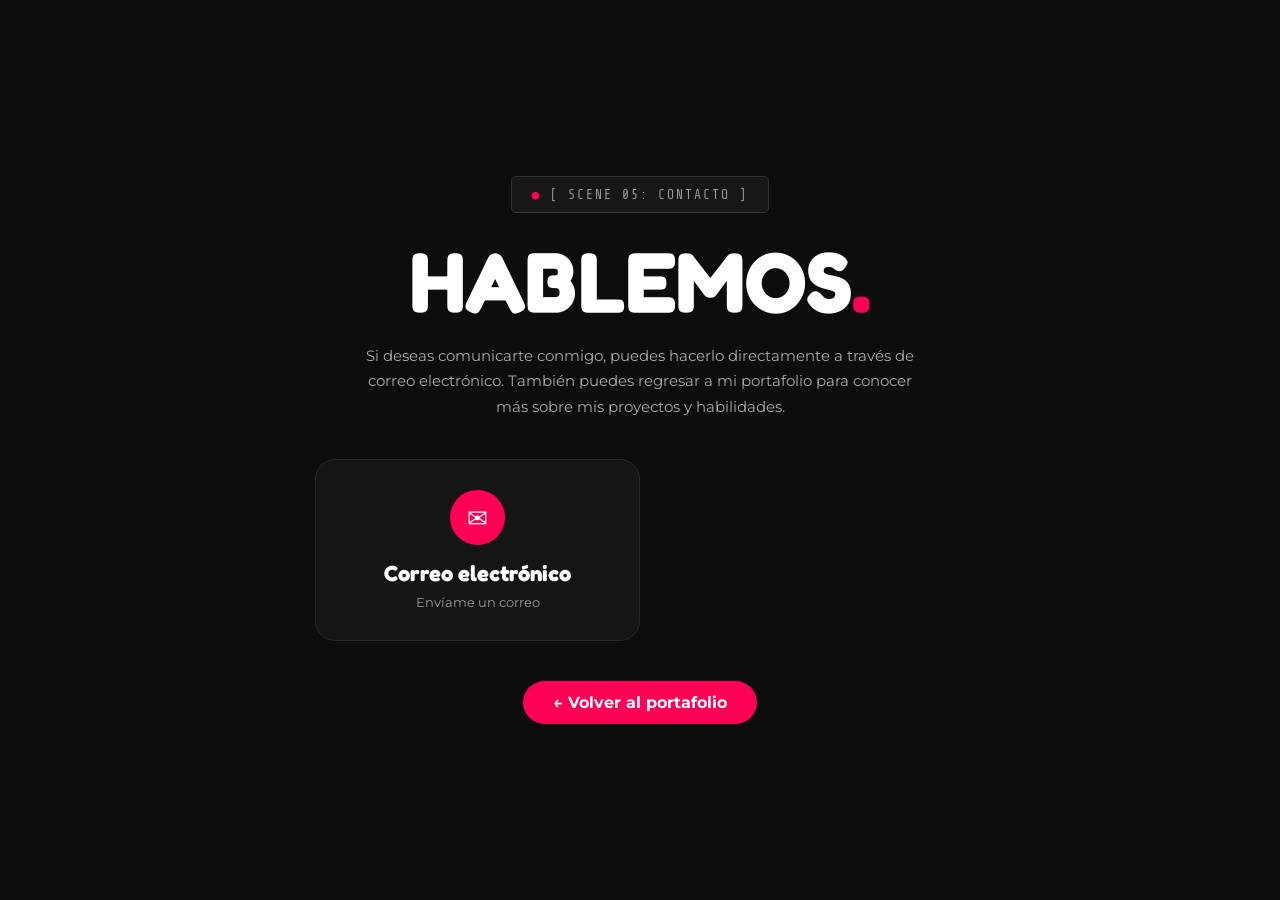
<file: contacto.html>
<!DOCTYPE html>

<html lang="es">

<head>

    <meta charset="UTF-8">

    <meta
        name="viewport"
        content="width=device-width, initial-scale=1.0"
    >

    <title>Contacto | Ximena Hernández</title>


    <!-- FUENTES -->

    <link rel="preconnect" href="https://fonts.googleapis.com">

    <link rel="preconnect" href="https://fonts.gstatic.com" crossorigin>

<link href="https://fonts.googleapis.com/css2?family=Fredoka:wght@600;700&family=Montserrat:wght@400;700&family=Share+Tech+Mono&display=swap" rel="stylesheet" crossorigin="anonymous">
    <style>

        /* ==========================
           RESET
        =========================== */

        * {

            margin: 0;

            padding: 0;

            box-sizing: border-box;

        }


        body {

            min-height: 100vh;

            background: #0d0d0d;

            color: white;

            font-family: 'Montserrat', sans-serif;

            display: flex;

            justify-content: center;

            align-items: center;

            padding: 30px;

        }


        /* ==========================
           CONTENEDOR
        =========================== */

        .contact-page {

            width: 100%;

            max-width: 800px;

            text-align: center;

        }


        /* ==========================
           ETIQUETA
        =========================== */

        .contact-tag {

            display: inline-block;

            padding: 10px 20px;

            border: 1px solid #333;

            border-radius: 5px;

            background: #171717;

            color: #999;

            font-family: 'Share Tech Mono', monospace;

            font-size: 13px;

            letter-spacing: 2px;

            margin-bottom: 25px;

        }


        .contact-tag span {

            color: #ff0055;

        }


        /* ==========================
           TÍTULO
        =========================== */

        h1 {

            font-family: 'Fredoka', sans-serif;

            font-size: clamp(50px, 8vw, 85px);

            text-transform: uppercase;

            line-height: 1;

            margin-bottom: 20px;

        }


        h1 span {

            color: #ff0055;

        }


        .description {

            color: #aaa;

            max-width: 550px;

            margin: 0 auto 40px;

            line-height: 1.7;

            font-size: 15px;

        }


        /* ==========================
           OPCIONES
        =========================== */

        .contact-options {

            display: grid;

            grid-template-columns: repeat(2, 1fr);

            gap: -300px;

            max-width: 650px;

            margin: 0 auto 40px;

        }


        .contact-box {

            background: #151515;

            border: 1px solid #292929;

            border-radius: 20px;

            padding: 30px 20px;

            text-decoration: none;

            color: white;

            transition: 0.3s ease;

        }


        .contact-box:hover {

            border-color: #ff0055;

            transform: translateY(-5px);

            box-shadow:
                0 10px 30px rgba(255, 0, 85, 0.15);

        }


        .contact-box-icon {

            width: 55px;

            height: 55px;

            margin: 0 auto 15px;

            display: flex;

            justify-content: center;

            align-items: center;

            border-radius: 50%;

            background: #ff0055;

            font-size: 25px;

        }


        .contact-box h2 {

            font-family: 'Fredoka', sans-serif;

            font-size: 22px;

            margin-bottom: 8px;

        }


        .contact-box p {

            color: #999;

            font-size: 13px;

        }


        /* ==========================
           VOLVER
        =========================== */

        .back-button {

            display: inline-block;

            background: #ff0055;

            color: white;

            text-decoration: none;

            padding: 12px 30px;

            border-radius: 30px;

            font-weight: 700;

            transition: 0.3s ease;

        }


        .back-button:hover {

            transform: scale(1.05);

        }


        /* ==========================
           CELULAR
        =========================== */

        @media (max-width: 600px) {

            body {

                padding: 20px;

            }


            .contact-options {

                grid-template-columns: 1fr;

            }


            h1 {

                font-size: 48px;

            }

        }

    </style>

</head>


<body>


    <main class="contact-page">


        <!-- ETIQUETA -->

        <div class="contact-tag">

            <span>●</span>

            [ SCENE 05: CONTACTO ]

        </div>


        <!-- TÍTULO -->

        <h1>

            HABLEMOS<span>.</span>

        </h1>


        <p class="description">

            Si deseas comunicarte conmigo, puedes hacerlo
            directamente a través de correo electrónico.
            También puedes regresar a mi portafolio para conocer
            más sobre mis proyectos y habilidades.

        </p>


        <!-- OPCIONES DE CONTACTO -->

        <div class="contact-options">


            

            <!-- CORREO -->

            <a
                href="mailto:anaxihernandez09@gmail.com"
                class="contact-box"
            >

                <div class="contact-box-icon">
                    ✉
                </div>

                <h2>
                    Correo electrónico
                </h2>

                <p>
                    Envíame un correo
                </p>

            </a>


        </div>


        <!-- VOLVER -->

        <a
            href="index.html"
            class="back-button"
        >

            ← Volver al portafolio

        </a>


    </main>


</body>

</html>
</file>
